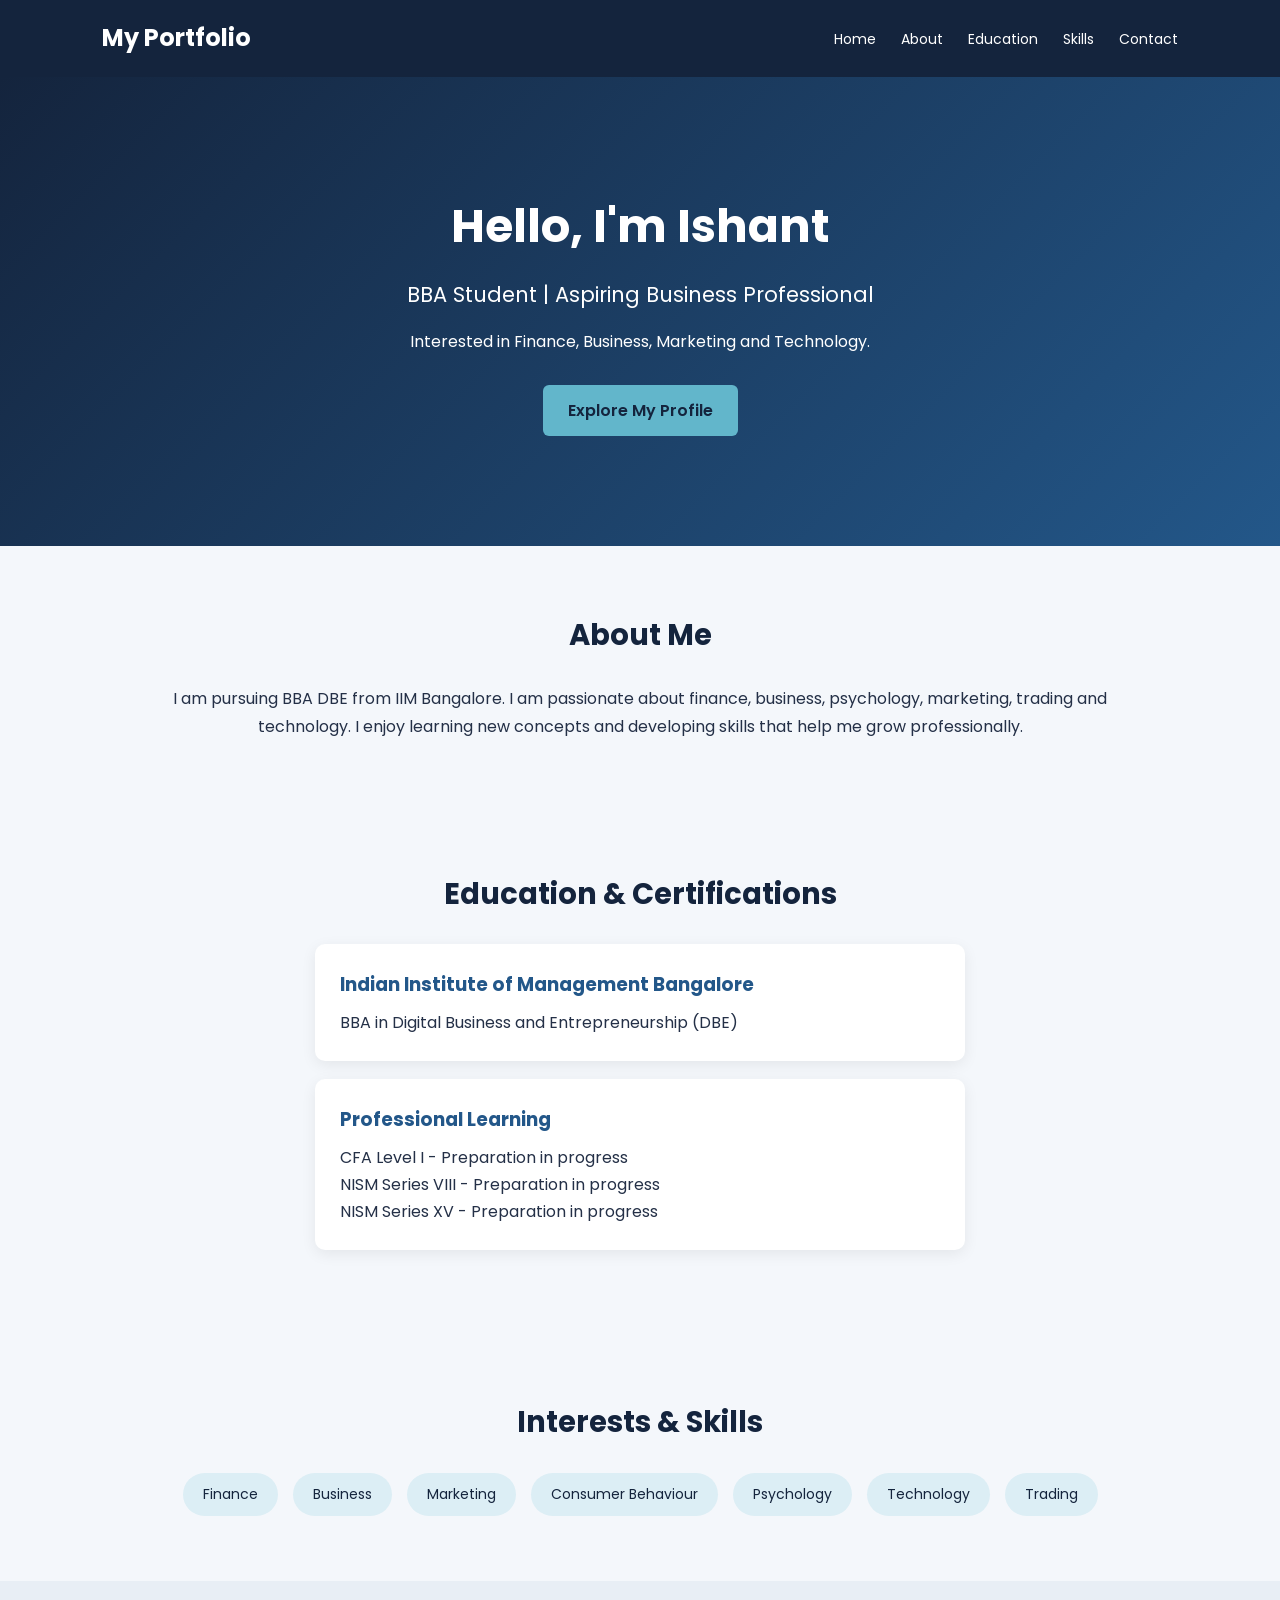
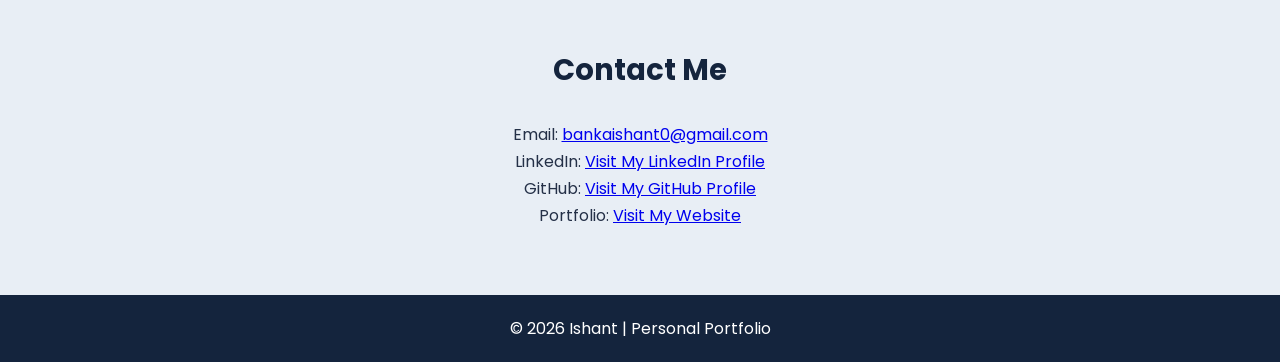
<file: index.html>
<!DOCTYPE html>
<html lang="en">
<head>
    <meta charset="UTF-8">
    <meta name="viewport" content="width=device-width, initial-scale=1.0">
    <title>My Personal Portfolio</title>
    <link rel="stylesheet" href="style.css">
</head>

<body>

    <header>
        <nav class="navbar">
            <h2 class="logo">My Portfolio</h2>
            <ul>
                <li><a href="#home">Home</a></li>
                <li><a href="#about">About</a></li>
                <li><a href="#education">Education</a></li>
                <li><a href="#skills">Skills</a></li>
                <li><a href="#contact">Contact</a></li>
            </ul>
        </nav>
    </header>

    <section id="home" class="hero">
        <h1>Hello, I'm Ishant</h1>
        <h2>BBA Student | Aspiring Business Professional</h2>
        <p>Interested in Finance, Business, Marketing and Technology.</p>
        <a href="#about" class="btn">Explore My Profile</a>
    </section>

    <section id="about" class="section">
        <h2>About Me</h2>
        <p>
            I am pursuing BBA DBE from IIM Bangalore.
            I am passionate about finance, business, psychology,
            marketing, trading and technology. I enjoy learning
            new concepts and developing skills that help me grow
            professionally.
        </p>
    </section>

    <section id="education" class="section">
        <h2>Education & Certifications</h2>

        <div class="card">
            <h3>Indian Institute of Management Bangalore</h3>
            <p>BBA in Digital Business and Entrepreneurship (DBE)</p>
        </div>

        <div class="card">
            <h3>Professional Learning</h3>
            <p>CFA Level I - Preparation in progress</p>
            <p>NISM Series VIII - Preparation in progress</p>
            <p>NISM Series XV - Preparation in progress</p>
        </div>
    </section>

    <section id="skills" class="section">
        <h2>Interests & Skills</h2>
        <div class="skills">
            <span>Finance</span>
            <span>Business</span>
            <span>Marketing</span>
            <span>Consumer Behaviour</span>
            <span>Psychology</span>
            <span>Technology</span>
            <span>Trading</span>
        </div>
    </section>

    
<section id="contact" class="section">
    <h2>Contact Me</h2>

    <p>
        Email:
        <a href="mailto:bankaishant0@gmail.com">
            bankaishant0@gmail.com
        </a>
    </p>

    <p>
        LinkedIn:
        <a href="https://www.linkedin.com/in/ishant30"
           target="_blank"
           rel="noopener noreferrer">
            Visit My LinkedIn Profile
        </a>
    </p>

    <p>
        GitHub:
        <a href="https://github.com/bankaishant30"
           target="_blank"
           rel="noopener noreferrer">
            Visit My GitHub Profile
        </a>
    </p>

    <p>
        Portfolio:
        <a href="https://bankaishant30.github.io/my-resume-website/"
           target="_blank"
           rel="noopener noreferrer">
            Visit My Website
        </a>
    </p>
</section>


    <footer>
        <p>© 2026 Ishant | Personal Portfolio</p>
    </footer>

</body>
</html>
</file>
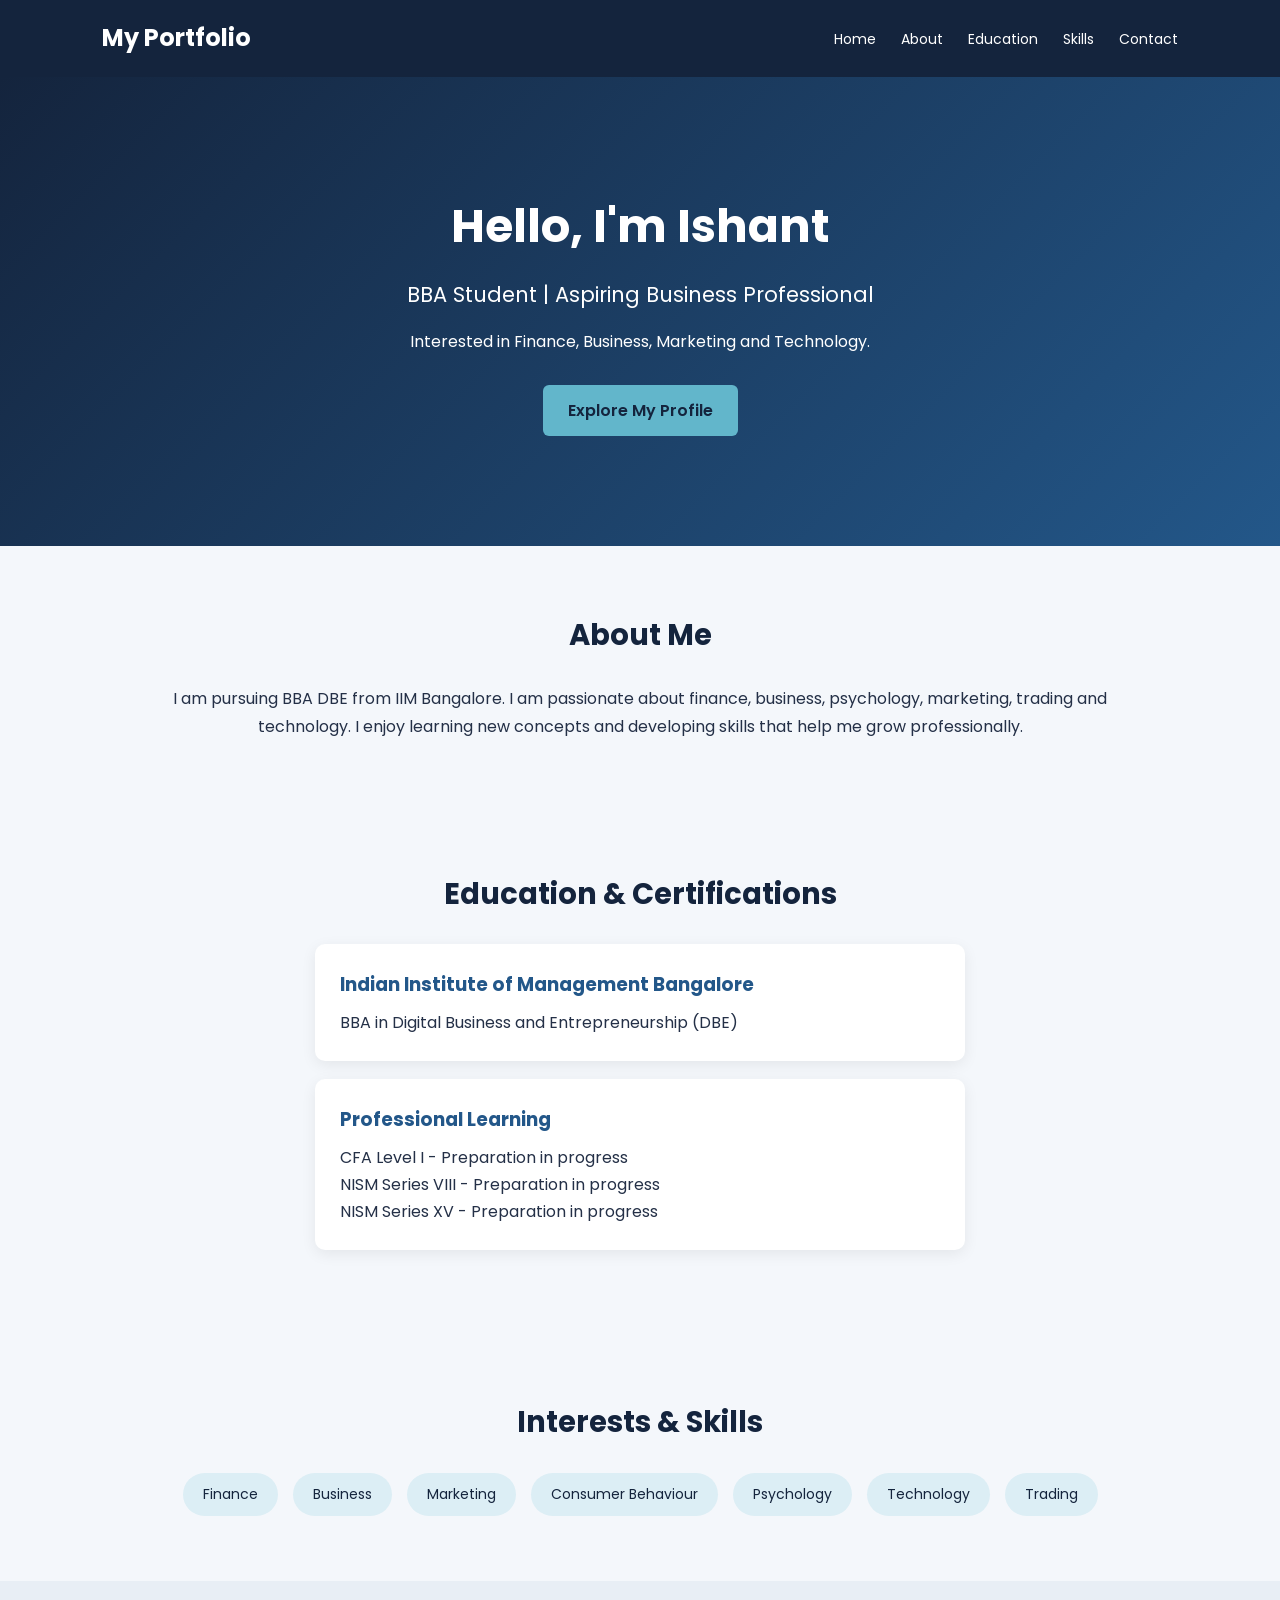
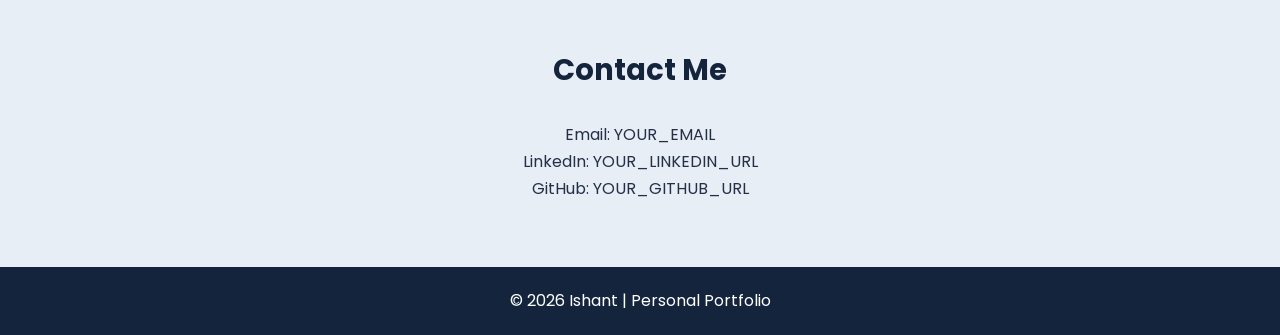
<file: resume/index.html>
<!DOCTYPE html>
<html lang="en">
<head>
    <meta charset="UTF-8">
    <meta name="viewport" content="width=device-width, initial-scale=1.0">
    <title>My Personal Portfolio</title>
    <link rel="stylesheet" href="style.css">
</head>

<body>

    <header>
        <nav class="navbar">
            <h2 class="logo">My Portfolio</h2>
            <ul>
                <li><a href="#home">Home</a></li>
                <li><a href="#about">About</a></li>
                <li><a href="#education">Education</a></li>
                <li><a href="#skills">Skills</a></li>
                <li><a href="#contact">Contact</a></li>
            </ul>
        </nav>
    </header>

    <section id="home" class="hero">
        <h1>Hello, I'm Ishant</h1>
        <h2>BBA Student | Aspiring Business Professional</h2>
        <p>Interested in Finance, Business, Marketing and Technology.</p>
        <a href="#about" class="btn">Explore My Profile</a>
    </section>

    <section id="about" class="section">
        <h2>About Me</h2>
        <p>
            I am pursuing BBA DBE from IIM Bangalore.
            I am passionate about finance, business, psychology,
            marketing, trading and technology. I enjoy learning
            new concepts and developing skills that help me grow
            professionally.
        </p>
    </section>

    <section id="education" class="section">
        <h2>Education & Certifications</h2>

        <div class="card">
            <h3>Indian Institute of Management Bangalore</h3>
            <p>BBA in Digital Business and Entrepreneurship (DBE)</p>
        </div>

        <div class="card">
            <h3>Professional Learning</h3>
            <p>CFA Level I - Preparation in progress</p>
            <p>NISM Series VIII - Preparation in progress</p>
            <p>NISM Series XV - Preparation in progress</p>
        </div>
    </section>

    <section id="skills" class="section">
        <h2>Interests & Skills</h2>
        <div class="skills">
            <span>Finance</span>
            <span>Business</span>
            <span>Marketing</span>
            <span>Consumer Behaviour</span>
            <span>Psychology</span>
            <span>Technology</span>
            <span>Trading</span>
        </div>
    </section>

    <section id="contact" class="section">
        <h2>Contact Me</h2>
        <p>Email: YOUR_EMAIL</p>
        <p>LinkedIn: YOUR_LINKEDIN_URL</p>
        <p>GitHub: YOUR_GITHUB_URL</p>
    </section>

    <footer>
        <p>© 2026 Ishant | Personal Portfolio</p>
    </footer>

</body>
</html>
</file>
<file: style.css>
/* Google Font */
@import url('https://fonts.googleapis.com/css2?family=Poppins:wght@300;400;500;600;700&display=swap');

/* Element Selector */
* {
    margin: 0;
    padding: 0;
    box-sizing: border-box;
}

body {
    font-family: 'Poppins', sans-serif;
    background-color: #f4f7fb;
    color: #243047;
    line-height: 1.7;
}

/* Navigation Bar */
header {
    background-color: #14243d;
    position: sticky;
    top: 0;
    z-index: 100;
}

.navbar {
    display: flex;
    justify-content: space-between;
    align-items: center;
    padding: 18px 8%;
}

.logo {
    color: white;
    font-size: 24px;
}

.navbar ul {
    display: flex;
    list-style: none;
    gap: 25px;
}

.navbar a {
    color: white;
    text-decoration: none;
    font-size: 14px;
}

.navbar a:hover {
    color: #62b6cb;
}

/* Hero Section - ID Selector */
#home {
    background: linear-gradient(135deg, #14243d, #235789);
    color: white;
    text-align: center;
    padding: 110px 20px;
}

.hero h1 {
    font-size: 46px;
    margin-bottom: 12px;
}

.hero h2 {
    font-size: 21px;
    font-weight: 400;
    margin-bottom: 15px;
}

.hero p {
    margin-bottom: 30px;
}

/* Button */
.btn {
    display: inline-block;
    background-color: #62b6cb;
    color: #14243d;
    padding: 12px 25px;
    border-radius: 6px;
    text-decoration: none;
    font-weight: 600;
}

.btn:hover {
    background-color: white;
}

/* Common Section */
.section {
    padding: 65px 10%;
    text-align: center;
}

.section h2 {
    color: #14243d;
    margin-bottom: 25px;
    font-size: 29px;
}

/* Cards */
.card {
    background: white;
    padding: 25px;
    margin: 18px auto;
    max-width: 650px;
    border-radius: 10px;
    box-shadow: 0 4px 15px rgba(0,0,0,0.07);
    text-align: left;
}

.card h3 {
    color: #235789;
    margin-bottom: 8px;
}

/* Skills */
.skills {
    display: flex;
    flex-wrap: wrap;
    justify-content: center;
    gap: 15px;
}

.skills span {
    background: #dceef5;
    color: #14243d;
    padding: 10px 20px;
    border-radius: 25px;
    font-size: 14px;
}

/* Contact */
#contact {
    background-color: #e8eef5;
}

/* Footer */
footer {
    background-color: #14243d;
    color: white;
    text-align: center;
    padding: 20px;
}

/* Responsive Design */
@media (max-width: 650px) {
    .navbar {
        flex-direction: column;
        gap: 15px;
    }

    .navbar ul {
        flex-wrap: wrap;
        justify-content: center;
        gap: 12px;
    }

    .hero h1 {
        font-size: 32px;
    }

    .hero h2 {
        font-size: 17px;
    }

    .section {
        padding: 45px 6%;
    }
}
</file>
<file: resume/style.css>
/* Google Font */
@import url('https://fonts.googleapis.com/css2?family=Poppins:wght@300;400;500;600;700&display=swap');

/* Element Selector */
* {
    margin: 0;
    padding: 0;
    box-sizing: border-box;
}

body {
    font-family: 'Poppins', sans-serif;
    background-color: #f4f7fb;
    color: #243047;
    line-height: 1.7;
}

/* Navigation Bar */
header {
    background-color: #14243d;
    position: sticky;
    top: 0;
    z-index: 100;
}

.navbar {
    display: flex;
    justify-content: space-between;
    align-items: center;
    padding: 18px 8%;
}

.logo {
    color: white;
    font-size: 24px;
}

.navbar ul {
    display: flex;
    list-style: none;
    gap: 25px;
}

.navbar a {
    color: white;
    text-decoration: none;
    font-size: 14px;
}

.navbar a:hover {
    color: #62b6cb;
}

/* Hero Section - ID Selector */
#home {
    background: linear-gradient(135deg, #14243d, #235789);
    color: white;
    text-align: center;
    padding: 110px 20px;
}

.hero h1 {
    font-size: 46px;
    margin-bottom: 12px;
}

.hero h2 {
    font-size: 21px;
    font-weight: 400;
    margin-bottom: 15px;
}

.hero p {
    margin-bottom: 30px;
}

/* Button */
.btn {
    display: inline-block;
    background-color: #62b6cb;
    color: #14243d;
    padding: 12px 25px;
    border-radius: 6px;
    text-decoration: none;
    font-weight: 600;
}

.btn:hover {
    background-color: white;
}

/* Common Section */
.section {
    padding: 65px 10%;
    text-align: center;
}

.section h2 {
    color: #14243d;
    margin-bottom: 25px;
    font-size: 29px;
}

/* Cards */
.card {
    background: white;
    padding: 25px;
    margin: 18px auto;
    max-width: 650px;
    border-radius: 10px;
    box-shadow: 0 4px 15px rgba(0,0,0,0.07);
    text-align: left;
}

.card h3 {
    color: #235789;
    margin-bottom: 8px;
}

/* Skills */
.skills {
    display: flex;
    flex-wrap: wrap;
    justify-content: center;
    gap: 15px;
}

.skills span {
    background: #dceef5;
    color: #14243d;
    padding: 10px 20px;
    border-radius: 25px;
    font-size: 14px;
}

/* Contact */
#contact {
    background-color: #e8eef5;
}

/* Footer */
footer {
    background-color: #14243d;
    color: white;
    text-align: center;
    padding: 20px;
}

/* Responsive Design */
@media (max-width: 650px) {
    .navbar {
        flex-direction: column;
        gap: 15px;
    }

    .navbar ul {
        flex-wrap: wrap;
        justify-content: center;
        gap: 12px;
    }

    .hero h1 {
        font-size: 32px;
    }

    .hero h2 {
        font-size: 17px;
    }

    .section {
        padding: 45px 6%;
    }
}
</file>
